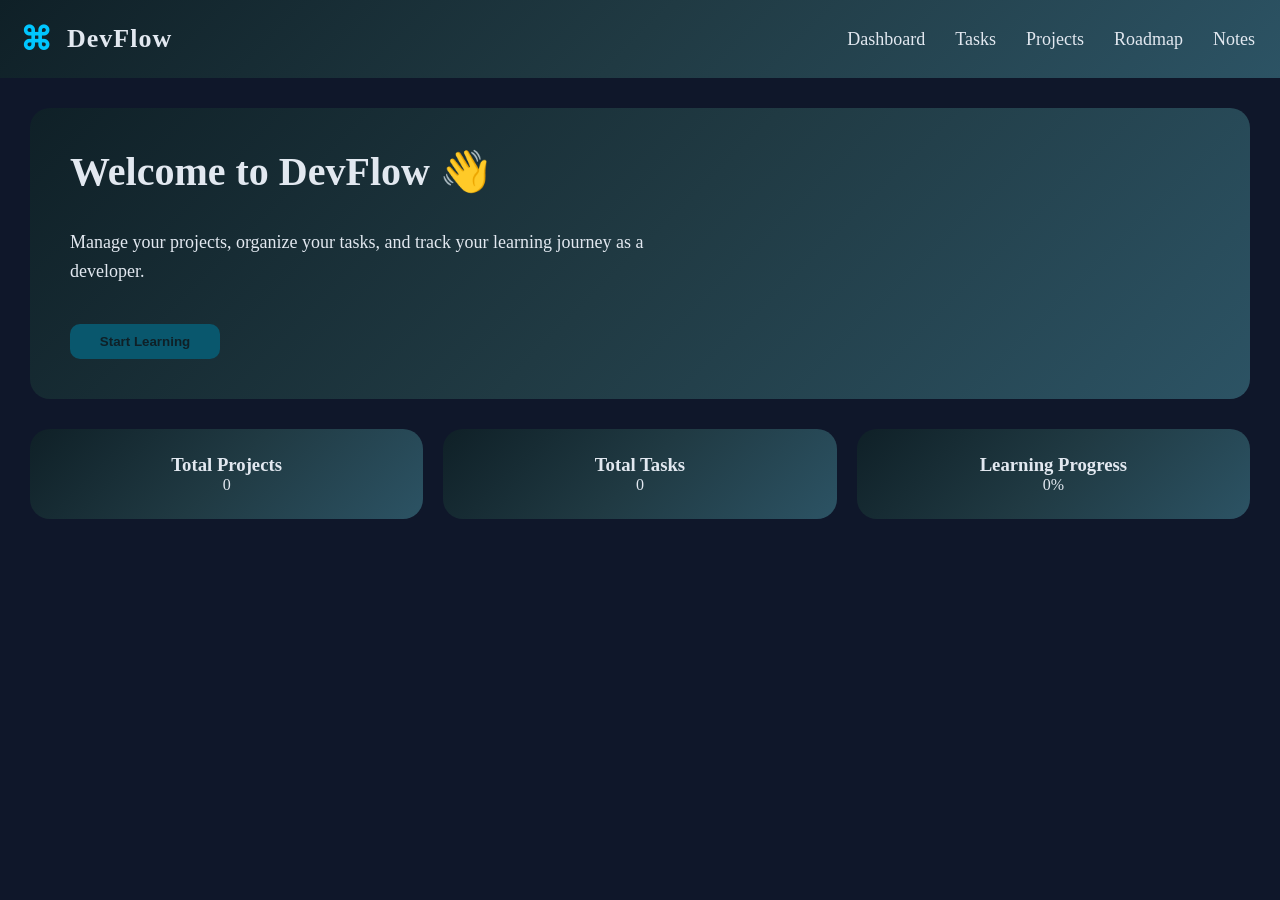
<file: index.html>
<!DOCTYPE html>
<html lang="en">
<head>
    <meta charset="UTF-8">
    <meta name="viewport" content="width=device-width, initial-scale=1.0">
    <title>DevFlow</title>

    <meta http-equiv="refresh" content="0; url=pages/dashboard.html">
</head>
<body>
</body>
</html>
</file>
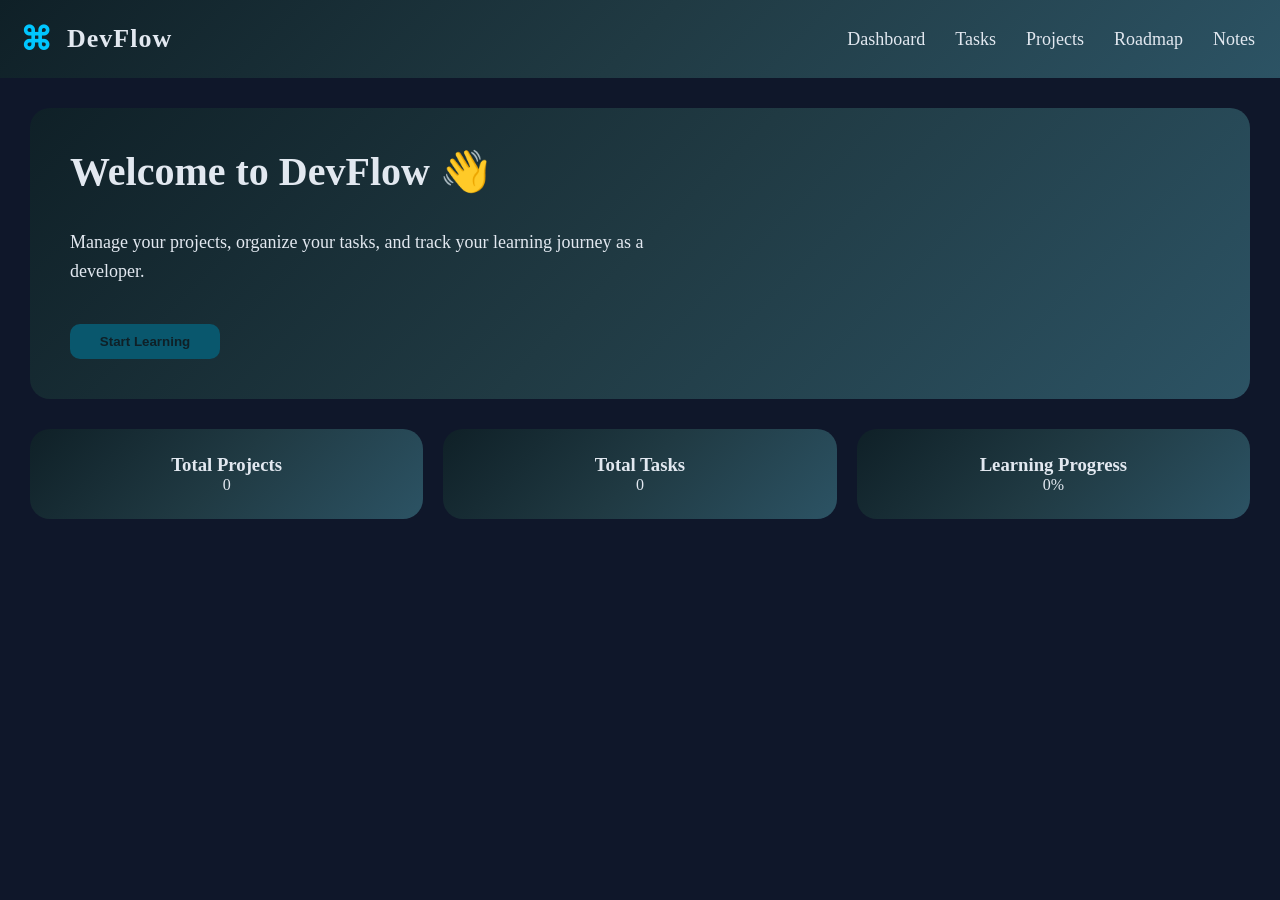
<file: pages/dashboard.html>
<!DOCTYPE html>
<html lang="en">
<head>
    <meta charset="UTF-8">
    <meta name="viewport" content="width=device-width, initial-scale=1.0">
    <title>DevFlow</title>

   <link rel="stylesheet" href="../styles/dashboard.css">
   <link rel="stylesheet" href="../styles/style.css">
  
    
</head>
<body>
<nav class="navbar"> 
    
    <div class="logo">
        <span>⌘</span> DevFlow
    </div>

    <ul class="nav-links">

        <li><a href="dashboard.html">Dashboard</a></li>
         <li><a href="tasks.html">Tasks</a></li>
        <li><a href="projects.html">Projects</a></li>
        <li><a href="roadmap.html">Roadmap</a></li>
        <li><a href="notes.html">Notes</a></li>
    </ul>

</nav>
   
<main class="dashboard">
    <section class="welcome-section">

        <div class="welcome">
            <h1>Welcome to DevFlow 👋</h1><br>
            <p>
              Manage your projects, organize your tasks,
              and track your learning journey as a developer.
           </p>
           <br>

           <button class="start" id="startLearning">
             Start Learning
           </button>

         </div>
      
    </section>

    <section class="stat">
        <div class="stat-card">
            <h3>Total Projects</h3>
            <p id="totalProjects">0</p>
        </div>

        <div class="stat-card">
            <h3>Total Tasks</h3>
            <p id="totalTasks">0</p>
        </div>

        <div class="stat-card">
            <h3>Learning Progress</h3>
            <p id="learningProgress">0%</p>
        </div>

    </section>

    <section class="recent-projects" id="recentProjectsSection">

    <h2>Recent Projects</h2>

    <div class="projects-container" id="recentProjects"></div>

</section>   

<section class="today-tasks" id="todayTasksSection">

    <h2>Today's Tasks</h2>

    <div class="tasks-container" id="todayTasks">

    </div>

</section>
</main>    
<script src="../JS/dashboard.js"></script>
</body>
</html>
</file>
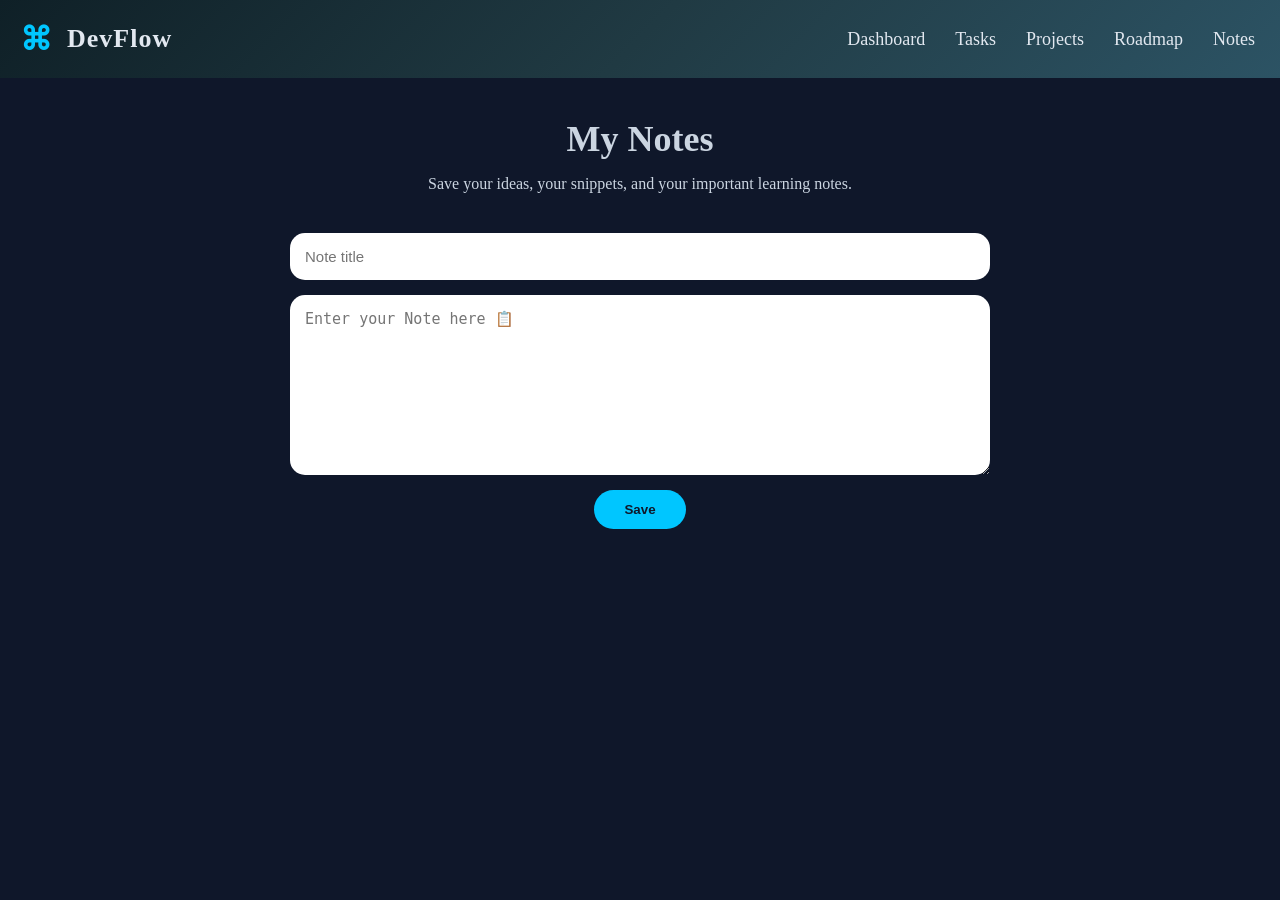
<file: pages/notes.html>
<!DOCTYPE html>
<html lang="en">
<head>
    <meta charset="UTF-8">
    <meta name="viewport" content="width=device-width, initial-scale=1.0">
    <title> Notes | DevFlow</title>
    <link rel="stylesheet" href="../styles/notes.css">
    <link rel="stylesheet" href="../styles/style.css">
</head>
<body>
   <nav class="navbar"> 
    
    <div class="logo">
        <span>⌘</span> DevFlow
    </div>

    <ul class="nav-links">

        <li><a href="dashboard.html">Dashboard</a></li>
         <li><a href="tasks.html">Tasks</a></li>
        <li><a href="projects.html">Projects</a></li>
        <li><a href="roadmap.html">Roadmap</a></li>
        <li><a href="notes.html">Notes</a></li>
    </ul>

</nav>

<main class="notes-page">
    <section class="notes-header">
        <h1>My Notes</h1>
        <p>Save your ideas, your snippets, and your important learning notes.</p>
    </section>

    <section class="add-notes">
        <input type="text" placeholder="Note title">
        <textarea placeholder="Enter your Note here 📋"></textarea>
        <button>Save</button>

    </section>

    <section class="notes-list">
        
    </section>
</main>
<script src="../JS/notes.js"></script>
</body>
</file>
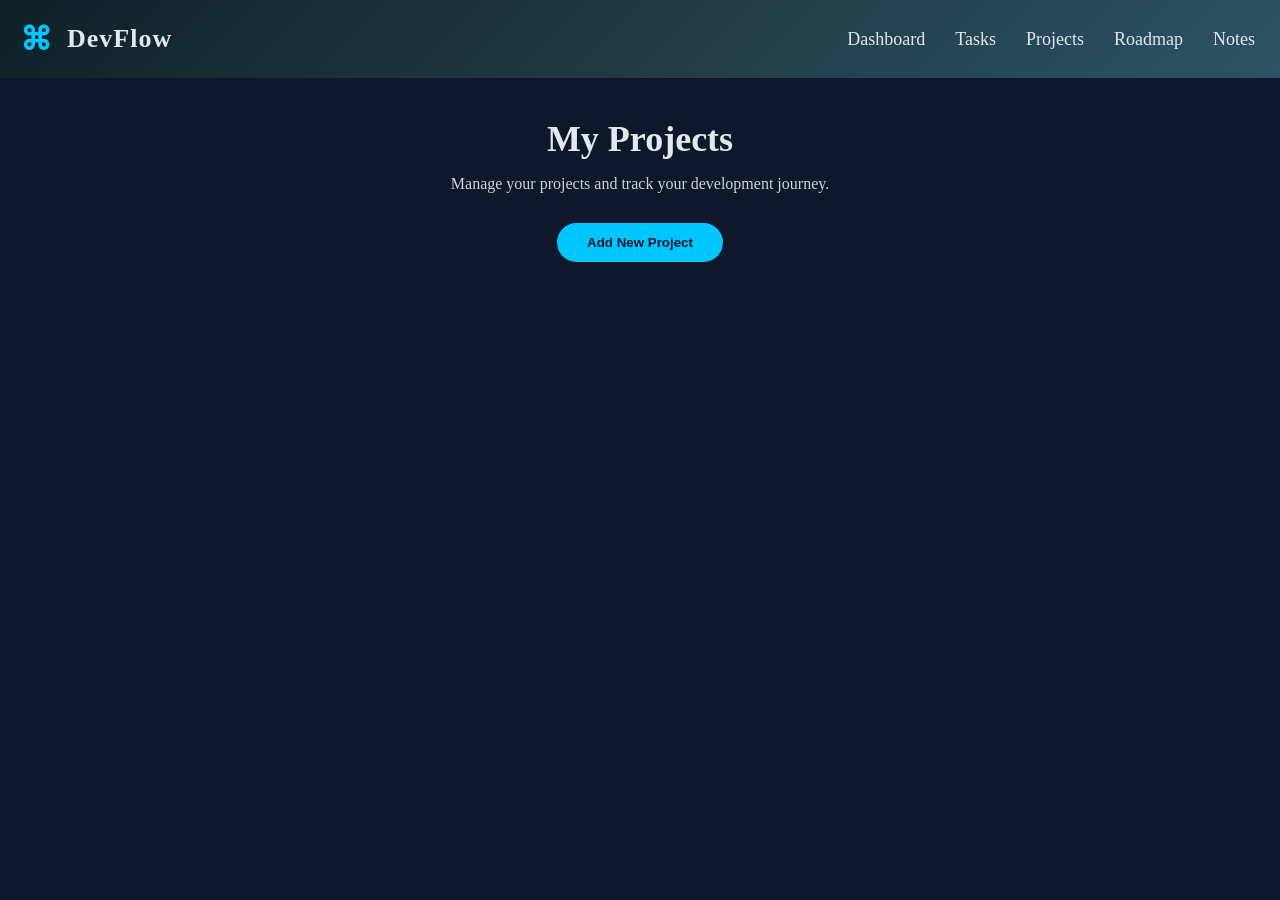
<file: pages/projects.html>
<!DOCTYPE html>
<html lang="en">

<head>

    <meta charset="UTF-8">
    <meta name="viewport" content="width=device-width, initial-scale=1.0">

    <title>Projects | DevFlow</title>
    <link rel="stylesheet" href="../styles/projects.css">
    <link rel="stylesheet" href="../styles/style.css">

</head>

<body>

    <nav class="navbar">

        <div class="logo">
            <span>⌘</span> DevFlow
        </div>

        <ul class="nav-links">

            <li><a href="dashboard.html">Dashboard</a></li>
            <li><a href="tasks.html">Tasks</a></li>
            <li><a href="projects.html">Projects</a></li>
            <li><a href="roadmap.html">Roadmap</a></li>
            <li><a href="notes.html">Notes</a></li>

        </ul>

    </nav>


    <main class="projects-page">

        <section class="projects-header">

            <h1>My Projects</h1>

            <p>
                Manage your projects and track your development journey.
            </p>

        </section>


        <section class="add-project">

            <button id="addProjectBtn">
                Add New Project
            </button>

        </section>


        <div class="projects-layout">

            <!-- FORM WILL APPEAR HERE -->

            <div id="projectFormContainer"></div>


            <!-- PROJECTS WILL APPEAR HERE -->

            <section class="projects-list" id="projectsList"></section>

        </div>

    </main>


    <script src="../JS/projects.js"></script>

</body>

</html>
</file>
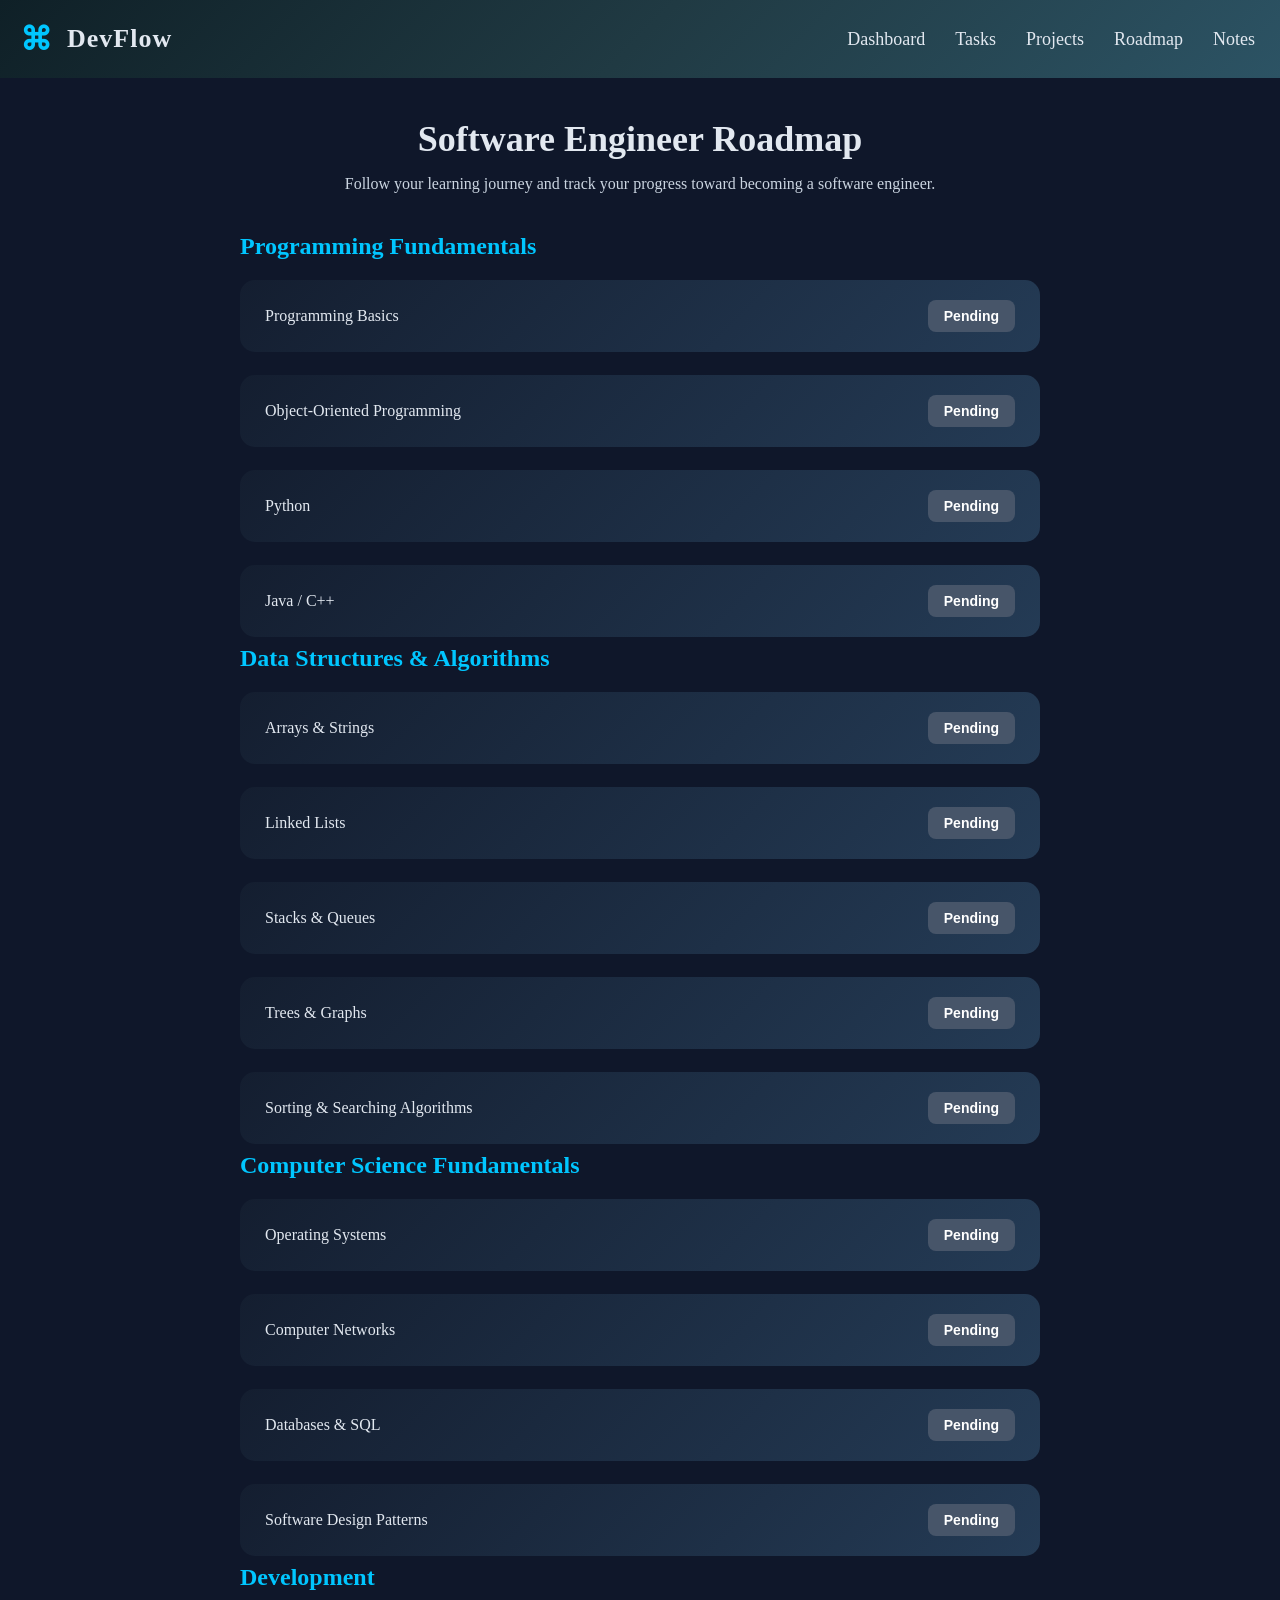
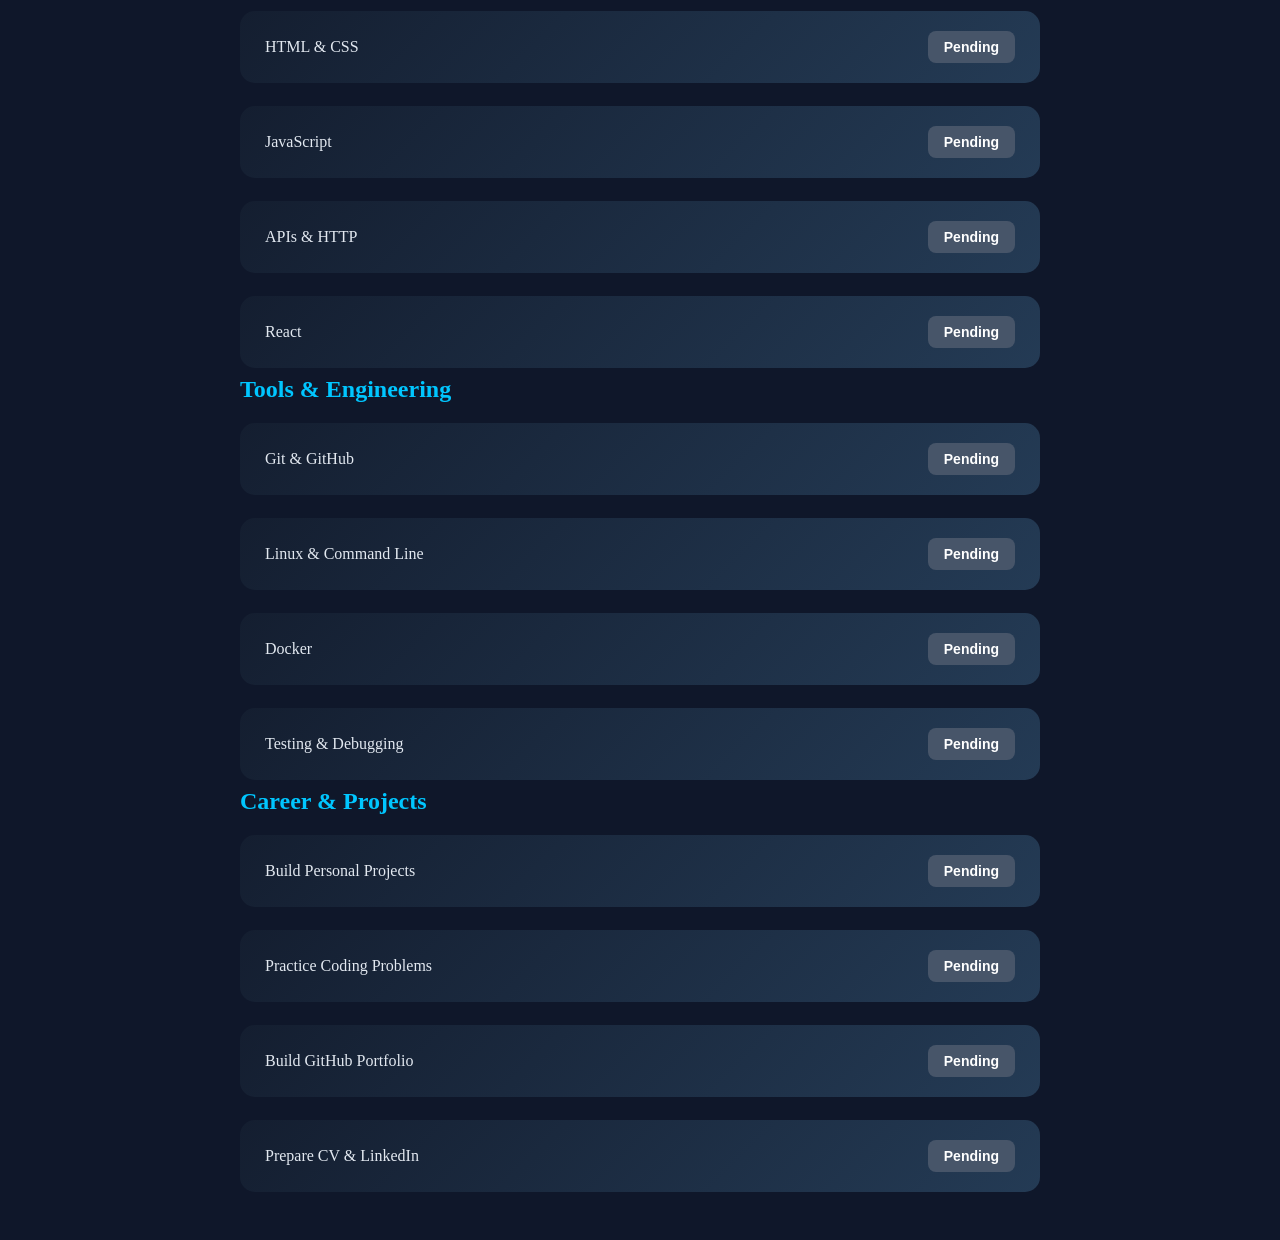
<file: pages/roadmap.html>
<!DOCTYPE html>
<html lang="en">

<head>
    <meta charset="UTF-8">
    <meta name="viewport" content="width=device-width, initial-scale=1.0">

    <title>Roadmap | DevFlow</title>
    
    <link rel="stylesheet" href="../styles/style.css">
    <link rel="stylesheet" href="../styles/roadmap.css">
    
</head>

<body>

    <nav class="navbar">

        <div class="logo">
            <span>⌘</span> DevFlow
        </div>

        <ul class="nav-links">

            <li>
                <a href="dashboard.html">Dashboard</a>
            </li>

            <li>
                <a href="tasks.html">Tasks</a>
            </li>

            <li>
                <a href="projects.html">Projects</a>
            </li>

            <li>
                <a href="roadmap.html">Roadmap</a>
            </li>

            <li>
                <a href="notes.html">Notes</a>
            </li>

        </ul>

    </nav>

    <main class="roadmap-page">
        <section class="roadmap-header">

            <h1>Software Engineer Roadmap</h1>

            <p>
                Follow your learning journey and track your progress
                toward becoming a software engineer.
            </p>

        </section>
        <section class="roadmap-section">

            <h2>Programming Fundamentals</h2>

            <div class="roadmap-list">

                <div class="roadmap-item">

                    <span>Programming Basics</span>

                    <button class="status-btn not-started">
                        Pending
                    </button>

                </div>


                <div class="roadmap-item">

                    <span>Object-Oriented Programming</span>

                    <button class="status-btn not-started">
                        Pending
                    </button>

                </div>


                <div class="roadmap-item">

                    <span>Python</span>

                    <button class="status-btn not-started">
                        Pending
                    </button>

                </div>


                <div class="roadmap-item">

                    <span>Java / C++</span>

                    <button class="status-btn not-started">
                        Pending
                    </button>

                </div>

            </div>

        </section>

        <section class="roadmap-section">

            <h2>Data Structures & Algorithms</h2>

            <div class="roadmap-list">

                <div class="roadmap-item">

                    <span>Arrays & Strings</span>

                    <button class="status-btn not-started">
                        Pending
                    </button>

                </div>


                <div class="roadmap-item">

                    <span>Linked Lists</span>

                    <button class="status-btn not-started">
                       Pending
                    </button>

                </div>


                <div class="roadmap-item">

                    <span>Stacks & Queues</span>

                    <button class="status-btn not-started">
                       Pending
                    </button>

                </div>


                <div class="roadmap-item">

                    <span>Trees & Graphs</span>

                    <button class="status-btn not-started">
                        Pending
                    </button>

                </div>


                <div class="roadmap-item">

                    <span>Sorting & Searching Algorithms</span>

                    <button class="status-btn not-started">
                        Pending
                    </button>

                </div>

            </div>

        </section>

        <section class="roadmap-section">

            <h2>Computer Science Fundamentals</h2>

            <div class="roadmap-list">

                <div class="roadmap-item">

                    <span>Operating Systems</span>

                    <button class="status-btn not-started">
                        Pending
                    </button>

                </div>


                <div class="roadmap-item">

                    <span>Computer Networks</span>

                    <button class="status-btn not-started">
                       Pending
                    </button>

                </div>


                <div class="roadmap-item">

                    <span>Databases & SQL</span>

                    <button class="status-btn not-started">
                       Pending
                    </button>

                </div>


                <div class="roadmap-item">

                    <span>Software Design Patterns</span>

                    <button class="status-btn not-started">
                       Pending
                    </button>

                </div>

            </div>

        </section>
        <section class="roadmap-section">

            <h2>Development</h2>

            <div class="roadmap-list">

                <div class="roadmap-item">

                    <span>HTML & CSS</span>

                    <button class="status-btn not-started">
                       Pending
                    </button>

                </div>


                <div class="roadmap-item">

                    <span>JavaScript</span>

                    <button class="status-btn not-started">
                       Pending
                    </button>

                </div>


                <div class="roadmap-item">

                    <span>APIs & HTTP</span>

                    <button class="status-btn not-started">
                       Pending
                    </button>

                </div>


                <div class="roadmap-item">

                    <span>React</span>

                    <button class="status-btn not-started">
                       Pending
                    </button>

                </div>

            </div>

        </section>
        <section class="roadmap-section">

            <h2>Tools & Engineering</h2>

            <div class="roadmap-list">

                <div class="roadmap-item">

                    <span>Git & GitHub</span>

                    <button class="status-btn not-started">
                       Pending
                    </button>

                </div>


                <div class="roadmap-item">

                    <span>Linux & Command Line</span>

                    <button class="status-btn not-started">
                       Pending
                    </button>

                </div>


                <div class="roadmap-item">

                    <span>Docker</span>

                    <button class="status-btn not-started">
                       Pending
                    </button>

                </div>


                <div class="roadmap-item">

                    <span>Testing & Debugging</span>

                    <button class="status-btn not-started">
                       Pending
                    </button>

                </div>

            </div>

        </section>

        <section class="roadmap-section">

            <h2>Career & Projects</h2>

            <div class="roadmap-list">

                <div class="roadmap-item">

                    <span>Build Personal Projects</span>

                    <button class="status-btn not-started">
                       Pending
                    </button>

                </div>


                <div class="roadmap-item">

                    <span>Practice Coding Problems</span>

                    <button class="status-btn not-started">
                       Pending
                    </button>

                </div>


                <div class="roadmap-item">

                    <span>Build GitHub Portfolio</span>

                    <button class="status-btn not-started">
                       Pending
                    </button>

                </div>


                <div class="roadmap-item">

                    <span>Prepare CV & LinkedIn</span>

                    <button class="status-btn not-started">
                       Pending
                    </button>

                </div>

            </div>

        </section>

    </main>

    <script src="../JS/roadmap.js"></script>

</body>

</html>
</file>
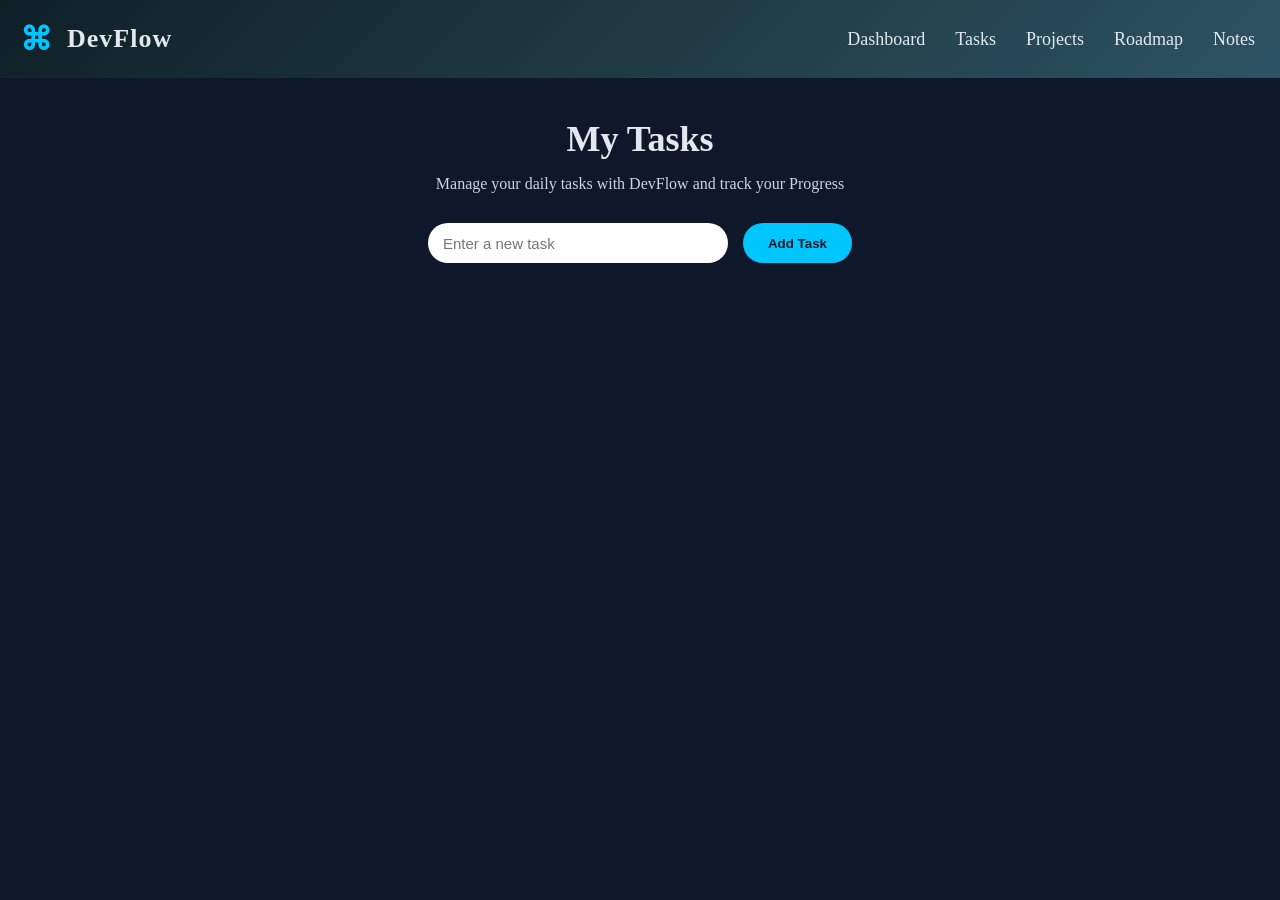
<file: pages/tasks.html>
<!DOCTYPE html>
<html lang="en">

<head>
    <meta charset="UTF-8">
    <meta name="viewport" content="width=device-width, initial-scale=1.0">
    <title>Tasks | DevFlow</title>

    <link rel="stylesheet" href="../styles/tasks.css">
    <link rel="stylesheet" href="../styles/style.css">
</head>

<body>
   <nav class="navbar"> 
    
    <div class="logo">
        <span>⌘</span> DevFlow
    </div>

    <ul class="nav-links">

        <li><a href="dashboard.html">Dashboard</a></li>
         <li><a href="tasks.html">Tasks</a></li>
        <li><a href="projects.html">Projects</a></li>
        <li><a href="roadmap.html">Roadmap</a></li>
        <li><a href="notes.html">Notes</a></li>
    </ul>

</nav>

<main class="tasks-page">
    <section class="tasks-header">
        <h1>My Tasks</h1>
        <p>Manage your daily tasks with DevFlow and track your Progress</p>
    </section>

    <section class="add-task">
        <input type="text" id="taskInput" placeholder="Enter a new task">
        <button id="addtaskBtn">Add Task</button>
    </section>

    <section class="tasks-list" id="tasksList">
        <div class="task-card">
            <h3>Finish DevFlow Dashboard</h3>
            <p>Status: In Progress</p>
            <div class="task-actions">
                <button>Complete</button>
                <button>Delete</button>
            </div>
        </div>
        <div class="task-card">
            <h3>Practice JS</h3>
            <p>Status: Pending</p>
            <div class="task-actions">
                <button>Complete</button>
                <button>Delete</button>
            </div>
        </div>
    </section>
</main>
<script src="../JS/tasks.js"></script>
</body>

</html>
</file>
<file: styles/dashboard.css>
/* Dashboard */

.dashboard {
    padding: 30px;
}

/* Welcome Section */

.welcome-section {
    background: linear-gradient(135deg, #0f2027, #203a43, #2c5364);
    border-radius: 20px;
    padding: 40px;
    display: flex;
    align-items: center;
    justify-content: space-between;
    color: #e2e8f0;
}

.welcome h1 {
    font-size: 40px;
    margin-bottom: 15px;
}

.welcome p {
    font-size: 18px;
    max-width: 600px;
    line-height: 1.6;
}

.start {
    background: #09576d;
    color: #0f2027;
    margin-top: 20px;
    height: 35px;
    width: 150px;
    font-weight: bold;
    border-radius: 10px;
    border: none;
    cursor: pointer;
    transition: all 0.3s ease;
}

.start:hover {
    background: #ffffff;
    color: #203a43;
    transform: translateY(-3px);
}

/* Statistic Card */

.stat {
    display: flex;
    justify-content: space-between;
    gap: 20px;
    margin: 30px 0;
}

.stat-card {
    background: linear-gradient(135deg, #0f2027, #203a43, #2c5364);
    color: #e2e8f0;
    padding: 25px;
    border-radius: 20px;
    flex: 1;
    text-align: center;
    transition: 0.3s ease;
}

.stat-card:hover {
    transform: translateY(-8px);
}

/* Recent Projects */

.recent-projects {
    margin-top: 40px;
}

.recent-projects h2 {
    margin-bottom: 20px;
}

.projects-container {
    display: flex;
    gap: 20px;
    flex-wrap: wrap;
}

.project-card {
    background: linear-gradient(135deg, #0f2027, #203a43, #2c5364);
    color: #e2e8f0;
    padding: 25px;
    border-radius: 20px;
    flex: 1;
    min-width: 250px;
    transition: 0.3s ease;
}

.project-card:hover {
    transform: translateY(-8px);
}

.project-card h3 {
    margin-bottom: 15px;
}

.project-card p {
    line-height: 1.6;
    margin-bottom: 15px;
}

.project-card span {
    font-size: 14px;
    color: #8e9a9a;
}

/* Today Tasks */

.today-tasks {
    margin-top: 40px;
    text-align: center;
}

.today-tasks h2 {
    margin-bottom: 20px;
}

.tasks-container {
    display: flex;
    flex-direction: column;
    gap: 15px;
}

.task-card {
    background: linear-gradient(135deg, #0f2027, #203a43, #2c5364);
    color: #e2e8f0;
    padding: 20px;
    border-radius: 15px;
    display: flex;
    justify-content: space-between;
    align-items: center;
    transition: 0.3s ease;
    margin: 20px;
}

.task-card:hover {
    transform: translateX(8px);
}

.task-card h3 {
    margin: 0;
}

.task-card p {
    margin: 0;
    color: #8e9a9a;
    font-size: 20px;
}
</file>
<file: styles/style.css>
* {
    margin: 0;
    padding: 0;
    box-sizing: border-box;
}

body {
    background: #0f172a;
    color: #e2e8f0;
}

/* Nav CSS */

.navbar {
    display: flex;
    justify-content: space-between;
    align-items: center;
    padding: 20px 25px 20px 20px;
    background: linear-gradient(135deg, #0f2027, #203a43, #2c5364);
}

/* Logo */

.logo {
    display: flex;
    align-items: center;
    gap: 14px;

    font-size: 26px;
    font-weight: bold;
    color: #e2e8f0;

    letter-spacing: 1px;
    white-space: nowrap;
    cursor: pointer;
}

.logo span {
    display: flex;
    align-items: center;
    justify-content: center;

    color: #00c6ff;
    font-size: 32px;
}

.logo:hover {
    color: #22d3ee;
}

.logo:hover span {
    transform: translateY(-2px);
    transition: 0.3s ease;
}

.nav-links {
    display: flex;
    list-style: none;
    gap: 30px;
}

.nav-links a {
    text-decoration: none;
    color: #e2e8f0;
    font-size: 18px;
}

.nav-links a:hover {
    color: #22d3ee;
    opacity: 0.7;
}

/*Responsive*/

@media (max-width: 768px) {

    nav {
        flex-direction: column;
        gap: 15px;
        padding: 20px;
    }

    .stat {
        flex-direction: column;
        gap: 20px;
    }

    .stat div {
        width: 80%;
        text-align: center;
    }

    .projects-list {
        grid-template-columns: 1fr;
        width: 90%;
        margin: auto;
    }

    .project-card {
        width: 100%;
        box-sizing: border-box;
    }

    .task-card {
        flex-direction: column;
        gap: 15px;
        text-align: center;
    }

    .task-actions {
        justify-content: center;
    }

    .add-task {
        flex-direction: column;
        align-items: center;
    }

    .add-task input {
        width: 90%;
        max-width: 400px;
    }

    .add-notes {
        width: 90%;
    }

    .add-notes input,
    .add-notes textarea {
        width: 100%;
        box-sizing: border-box;
    }

    .roadmap-item {
        padding: 15px;
    }

    .roadmap-section {
        width: 90%;
    }

    .projects-layout {
        grid-template-columns: 1fr;
    }

    #projectFormContainer {
        width: 100%;
    }

    #projectsList {
        grid-template-columns: 1fr;
    }
}
</file>
<file: styles/notes.css>
/* Notes Page CSS */

.notes-page {
    padding: 40px;
    text-align: center;
}

.notes-header h1 {
    font-size: 36px;
    margin-bottom: 15px;
}

.notes-header {
    color: #cbd5e1;
    margin-bottom: 40px;
}

.add-notes {
    display: flex;
    flex-direction: column;
    gap: 15px;
    max-width: 700px;
    margin: auto;
    margin-bottom: 50px;
}

.add-notes input,
.add-notes textarea {
    padding: 15px;
    border: none;
    border-radius: 15px;
    outline: none;
    font-size: 15px;
}

.add-notes textarea {
    min-height: 180px;
    resize: vertical;
}

.add-notes button {
    align-self: center;
    background: #00c6ff;
    color: #0f172a;
    border: none;
    padding: 12px 30px;
    border-radius: 25px;
    font-weight: bold;
    cursor: pointer;
    transition: 0.3s ease;
}

.add-notes button:hover {
    background: white;
    transform: translateY(-3px);
}

.notes-list {
    display: flex;
    flex-direction: column;
    gap: 20px;
    max-width: 700px;
    margin: auto;
}

.notes-card {
    background: linear-gradient(135deg, #141e30, #243b55);
    color: #e2e8f0;
    padding: 25px;
    border-radius: 20px;
    text-align: left;
    transition: 0.3s ease;
}

.notes-card:hover {
    transform: translateY(-5px);
}

.notes-card h3 {
    margin-bottom: 10px;
}

.notes-card p {
    margin-bottom: 15px;
    line-height: 1.6;
}

.notes-card span {
    color: #94a3b8;
    font-size: 14px;
}
.note-buttons {
    display: flex;
    gap: 8px;
    margin-top: 15px;
}

.note-buttons button {
    padding: 8px 14px;
    border: none;
    border-radius: 6px;
    color: white;
    font-size: 14px;
    cursor: pointer;
}

.note-buttons .edit-note {
    background: #2563eb;
}

.note-buttons .delete-note {
    background: #dc2626;
}
</file>
<file: styles/projects.css>
/* Projects Page */

.projects-page {
    padding: 40px;
    text-align: center;
}

.projects-header h1 {
    font-size: 36px;
    margin-bottom: 15px;
}

.projects-header p {
    color: #cbd5e1;
    margin-bottom: 30px;
}

.add-project {
    margin-bottom: 40px;
}

.add-project button {
    background: #00c6ff;
    color: #0f172a;
    border: none;
    padding: 12px 30px;
    border-radius: 25px;
    font-weight: bold;
    cursor: pointer;
    transition: 0.3s ease;
}

.add-project button:hover {
    background-color: white;
    transform: translateY(-3px);
}

/* Projects Layout */

.projects-layout {
    display: grid;
    grid-template-columns: 350px 1fr;
    gap: 30px;
    align-items: start;
    width: 100%;
}

/* Project Form */

#projectFormContainer {
    width: 100%;
}

.project-form {
    width: 100%;
    box-sizing: border-box;
    display: flex;
    flex-direction: column;
    gap: 15px;
    padding: 25px;

    background: linear-gradient(135deg, #0f2027, #203a43, #2c5364);
    color: #e2e8f0;

    border-radius: 20px;
}

.project-form input,
.project-form textarea,
.project-form select {
    width: 100%;
    box-sizing: border-box;
    padding: 12px;

    border: none;
    border-radius: 8px;

    font-size: 14px;
    font-family: inherit;

    outline: none;
}

.project-form textarea {
    min-height: 120px;
    resize: vertical;
}

.project-form input:focus,
.project-form textarea:focus,
.project-form select:focus {
    border: 2px solid #00c6ff;
}

.project-form button {
    padding: 10px 15px;
    border: none;
    border-radius: 8px;
    cursor: pointer;
    font-size: 14px;
    font-weight: bold;
}

.project-form button:first-of-type {
    background: #00c6ff;
    color: #0f172a;
}

.project-form button:first-of-type:hover {
    background: white;
}

.project-form button:last-of-type {
    background: #64748b;
    color: white;
}

.project-form button:last-of-type:hover {
    background: #94a3b8;
}

/* Projects List */

.projects-list {
    display: grid;
    grid-template-columns: repeat(2, 1fr);
    gap: 25px;
}

/* Project Card */

.project-card {
    background: linear-gradient(135deg, #0f2027, #203a43, #2c5364);
    color: #e2e8f0;
    padding: 25px;
    border-radius: 20px;
    min-width: 250px;
    transition: 0.3s ease;
    text-align: left;
}

.project-card:hover {
    transform: translateY(-8px);
}

.project-card h3 {
    margin-bottom: 15px;
}

.project-card p {
    line-height: 1.6;
    margin-bottom: 15px;
}

.project-card span {
    font-size: 14px;
    color: #8e9a9a;
}

/* Project Buttons */

.project-card button {
    padding: 8px 14px;
    border: none;
    border-radius: 8px;
    cursor: pointer;
    margin-top: 10px;
    font-weight: bold;
}

.edit-project {
    background: #00c6ff;
    color: #0f172a;
}

.edit-project:hover {
    background: white;
}

.delete-project {
    background: #b23a48;
    color: white;
}

.delete-project:hover {
    background: #8f2d38;
}

/* Project Status */

.project-status {
    font-weight: bold;
}

.project-status.not-started {
    color: #94a3b8;
}

.project-status.in-progress {
    color: #00c6ff;
}

.project-status.completed {
    color: #22c55e;
    background-color: transparent;
}

/* Status Button */

.status-btn {
    border: none;
    padding: 8px 16px;
    border-radius: 8px;
    font-size: 14px;
    font-weight: 600;
    cursor: pointer;
    transition: 0.3s;
}

/* Not Started */

.status-btn.not-started {
    background-color: #475569;
    color: white;
}

/* In Progress */

.status-btn.progress {
    background-color: #f59e0b;
    color: white;
}

/* Completed */

.status-btn.completed {
    background-color: #22c55e;
    color: white;
}

/* Status Button Hover */

.status-btn:hover {
    transform: translateY(-2px);
    opacity: 0.9;
}
</file>
<file: styles/roadmap.css>
/* Roadmap Page */

.roadmap-page {
    padding: 40px;
    text-align: center;
}

.roadmap-header h1 {
    font-size: 36px;
    margin-bottom: 15px;
}

.roadmap-header p {
    color: #cbd5e1;
    margin-bottom: 40px;
}

.roadmap-section {
    max-width: 800px;
    margin: auto;
    text-align: left;
}

.roadmap-section h2 {
    margin-bottom: 20px;
    color: #00c6ff;
}

.roadmap-list {
    display: flex;
    flex-direction: column;
    gap: 15px;
}

/* Roadmap Item */

.roadmap-item {
    background: linear-gradient(135deg, #141e30, #243b55);
    color: #e2e8f0;
    padding: 20px 25px;
    margin-bottom: 8px;
    border-radius: 15px;
    display: flex;
    justify-content: space-between;
    align-items: center;
    transition: 0.3s ease;
}

.roadmap-item:hover {
    transform: translateX(8px);
}

/* Roadmap Status */

.status-btn {
    border: none;
    padding: 8px 16px;
    border-radius: 8px;
    font-size: 14px;
    font-weight: 600;
    cursor: pointer;
    transition: 0.3s;
}

/* Not Started */

.status-btn.not-started {
    background-color: #475569;
    color: white;
}

/* In Progress */

.status-btn.progress {
    background-color: #f59e0b;
    color: white;
}

/* Completed */

.status-btn.completed {
    background-color: #22c55e;
    color: white;
}

/* Hover */

.status-btn:hover {
    transform: translateY(-2px);
    opacity: 0.9;
}

/* Status Classes */

.status-btn.not-started {
    background-color: #475569;
    color: white;
}

.status-btn.progress {
    background-color: #f59e0b;
    color: white;
}

.status-btn.completed {
    background-color: #22c55e;
    color: white;
}
</file>
<file: styles/tasks.css>
/* Tasks Page */

.tasks-page {
    margin: 40px;
    text-align: center;
}

.tasks-header h1 {
    margin: 15px;
    font-size: 36px;
}

.tasks-header p {
    margin-bottom: 30px;
    color: #cbd5e1;
}


/* Add Task */

.add-task {
    display: flex;
    justify-content: center;
    gap: 15px;
    margin-bottom: 40px;
}

.add-task input {
    width: 300px;
    height: 40px;

    padding: 0 15px;

    border: none;
    border-radius: 20px;
    outline: none;

    font-size: 15px;
}

.add-task button {
    height: 40px;
    padding: 0 25px;

    border: none;
    border-radius: 20px;

    background: #00c6ff;
    color: #0f172a;

    font-weight: bold;
    cursor: pointer;

    transition: 0.3s ease;
}

.add-task button:hover {
    background: white;
    transform: translateY(-3px);
}


/* Task Card */

.tasks-container {
    display: flex;
    flex-direction: column;
    gap: 15px;
}

.task-card {
    background: linear-gradient(135deg, #0f2027, #203a43, #2c5364);

    color: #e2e8f0;

    padding: 20px;
    border-radius: 15px;

    display: flex;
    justify-content: space-between;
    align-items: center;

    transition: 0.3s ease;
    margin: 20px;
}

.task-card:hover {
    transform: translateX(8px);
}

.task-card h3 {
    margin: 0;
}

.task-card p {
    margin: 0;
    color: #8e9a9a;
    font-size: 18px;
}


/* Task Buttons */

.task-actions {
    display: flex;
    gap: 10px;
    align-items: center;
}

.task-actions button {
    height: 40px;
    min-width: 100px;

    padding: 8px 15px;

    border: none;
    border-radius: 15px;

    cursor: pointer;

    font-size: 14px;
    font-weight: bold;

    text-align: center;
    white-space: nowrap;

    transition: 0.3s ease;
}

.task-actions button:first-child {
    background: #22c55e;
    color: white;
}

.task-actions button:last-child {
    background: #ef4444;
    color: white;
}

.task-actions button:hover {
    transform: translateY(-2px);
    opacity: 0.9;
}


/* Completed Task */

.task-card.completed {
    opacity: 0.7;
}

.task-card.completed h3 {
    text-decoration: line-through;
}

.task-card.completed p {
    color: #22c55e;
}


/* Responsive */

@media (max-width: 768px) {

    .tasks-page {
        margin: 25px 15px;
    }

    .tasks-header h1 {
        font-size: 30px;
    }

    .add-task {
        flex-direction: column;
        align-items: center;
    }

    .add-task input {
        width: 90%;
        max-width: 400px;
    }

    .add-task button {
        width: 160px;
    }

    .task-card {
        flex-direction: column;
        gap: 15px;

        text-align: center;

        margin: 15px 0;
    }

    .task-actions {
        justify-content: center;
    }

    .task-actions button {
        min-width: 100px;
    }
}
</file>
